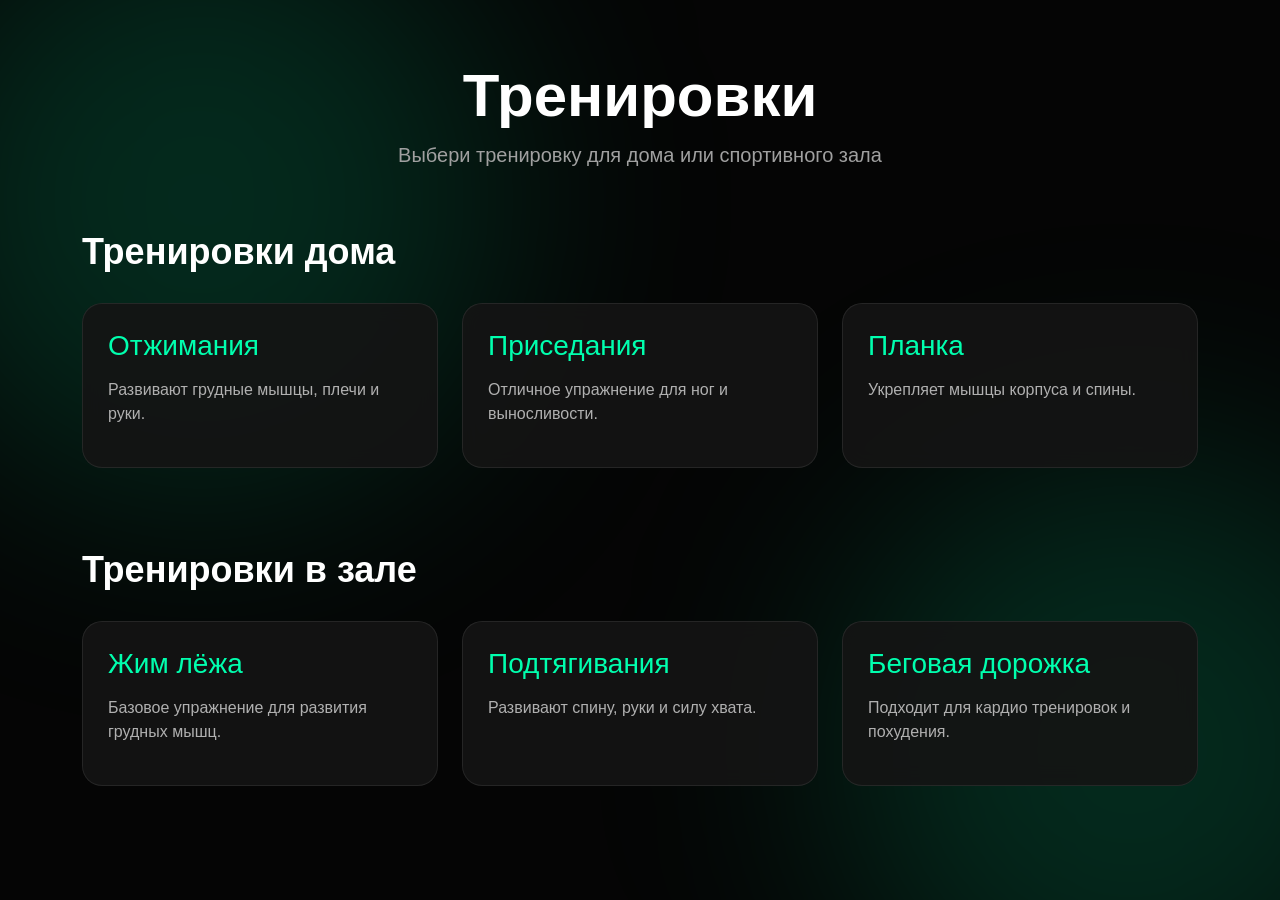
<file: templates/workouts/workouts.html>
<!DOCTYPE html>
<html lang="ru">
<head>
    <meta charset="UTF-8">
    <meta name="viewport" content="width=device-width, initial-scale=1.0">
    <title>Тренировки</title>

    <link href="https://cdn.jsdelivr.net/npm/bootstrap@5.3.3/dist/css/bootstrap.min.css" rel="stylesheet">

    <style>

        body {
            background: #050505;
            color: white;
            font-family: Arial, sans-serif;
            overflow-x: hidden;
        }

        .background-glow {
            position: fixed;
            width: 600px;
            height: 600px;
            background: rgba(0, 255, 170, 0.15);
            filter: blur(120px);
            border-radius: 50%;
            z-index: -1;
        }

        .glow1 {
            top: -100px;
            left: -100px;
        }

        .glow2 {
            bottom: -150px;
            right: -150px;
        }

        .page-title {
            text-align: center;
            margin-top: 60px;
            margin-bottom: 60px;
        }

        .page-title h1 {
            font-size: 60px;
            font-weight: bold;
        }

        .page-title p {
            color: #a0a0a0;
            font-size: 20px;
        }

        .section-title {
            font-size: 36px;
            margin-bottom: 30px;
            font-weight: bold;
        }

        .workout-card {
            background: rgba(20,20,20,0.9);
            border: 1px solid rgba(255,255,255,0.08);
            border-radius: 20px;
            padding: 25px;
            transition: 0.3s;
            height: 100%;
            backdrop-filter: blur(10px);
        }

        .workout-card:hover {
            transform: translateY(-5px);
            border-color: #00ffae;
            box-shadow: 0 0 25px rgba(0,255,174,0.2);
        }

        .workout-card h3 {
            color: #00ffae;
            margin-bottom: 15px;
        }

        .workout-card p {
            color: #b0b0b0;
        }

        .section {
            margin-bottom: 80px;
        }

    </style>
</head>
<body>

<div class="background-glow glow1"></div>
<div class="background-glow glow2"></div>

<div class="container">

    <div class="page-title">
        <h1>Тренировки</h1>
        <p>Выбери тренировку для дома или спортивного зала</p>
    </div>

    <div class="section">
        <h2 class="section-title">Тренировки дома</h2>

        <div class="row g-4">

            <div class="col-md-4">
                <div class="workout-card">
                    <h3>Отжимания</h3>
                    <p>
                        Развивают грудные мышцы, плечи и руки.
                    </p>
                </div>
            </div>

            <div class="col-md-4">
                <div class="workout-card">
                    <h3>Приседания</h3>
                    <p>
                        Отличное упражнение для ног и выносливости.
                    </p>
                </div>
            </div>

            <div class="col-md-4">
                <div class="workout-card">
                    <h3>Планка</h3>
                    <p>
                        Укрепляет мышцы корпуса и спины.
                    </p>
                </div>
            </div>

        </div>
    </div>

    <div class="section">
        <h2 class="section-title">Тренировки в зале</h2>

        <div class="row g-4">

            <div class="col-md-4">
                <div class="workout-card">
                    <h3>Жим лёжа</h3>
                    <p>
                        Базовое упражнение для развития грудных мышц.
                    </p>
                </div>
            </div>

            <div class="col-md-4">
                <div class="workout-card">
                    <h3>Подтягивания</h3>
                    <p>
                        Развивают спину, руки и силу хвата.
                    </p>
                </div>
            </div>

            <div class="col-md-4">
                <div class="workout-card">
                    <h3>Беговая дорожка</h3>
                    <p>
                        Подходит для кардио тренировок и похудения.
                    </p>
                </div>
            </div>

        </div>
    </div>

</div>

</body>
</html>
</file>
